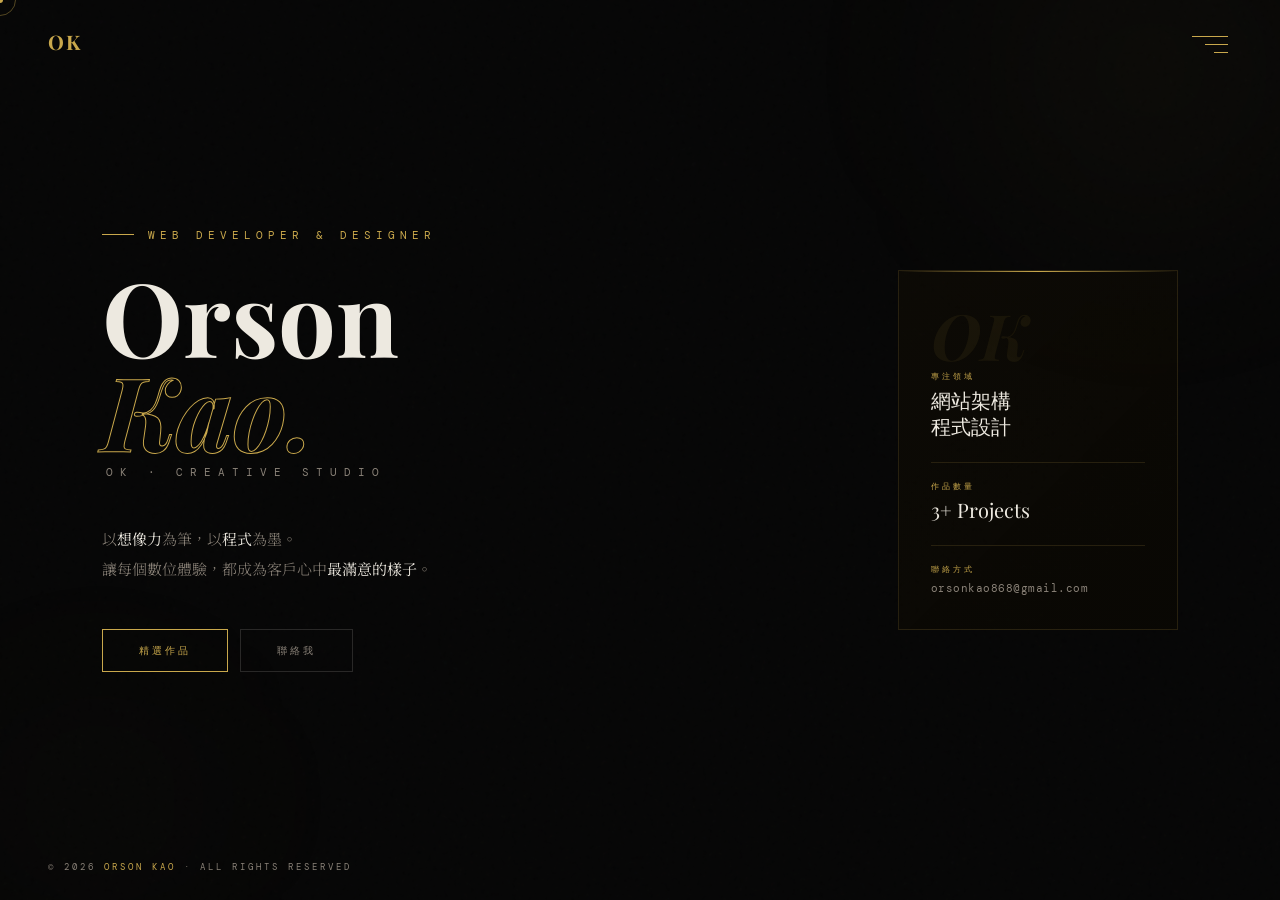
<file: index .html>
<!DOCTYPE html>
<html lang="zh-TW">
<head>
<meta charset="UTF-8">
<meta name="viewport" content="width=device-width, initial-scale=1.0">
<title>OK小站 — Orson Kao</title>
<link rel="preconnect" href="https://fonts.googleapis.com">
<link href="https://fonts.googleapis.com/css2?family=Playfair+Display:ital,wght@0,400;0,700;1,400;1,700&family=Noto+Serif+TC:wght@200;300;400&family=DM+Mono:ital,wght@0,300;0,400;1,300&display=swap" rel="stylesheet">
<style>
/* ================================================
   theme.css — 顏色 / 字體 / 動畫 / 背景
   ================================================ */
*,*::before,*::after{margin:0;padding:0;box-sizing:border-box}
:root{
  --black:#060606;--card:#111111;
  --gold:#c9a84c;--gold-light:#e8c97a;--gold-dim:#6b5520;
  --white:#ede9e0;--white-dim:#8a8278;
  --border:rgba(201,168,76,0.15);--border-bright:rgba(201,168,76,0.45);
}
html,body{height:100%;overflow:hidden;background:var(--black);color:var(--white);font-family:'Noto Serif TC',serif}
.cursor,.cursor-ring{display:none}
@media(pointer:fine){
  body{cursor:none}
  .cursor{display:block;position:fixed;width:6px;height:6px;background:var(--gold);border-radius:50%;pointer-events:none;z-index:9999;transform:translate(-50%,-50%);transition:width .3s,height .3s,opacity .3s}
  .cursor-ring{display:block;position:fixed;width:32px;height:32px;border:1px solid rgba(201,168,76,.4);border-radius:50%;pointer-events:none;z-index:9998;transform:translate(-50%,-50%);transition:width .3s,height .3s}
  .cursor.expand{width:20px;height:20px;opacity:.25}
  .cursor-ring.expand{width:52px;height:52px}
  a,button,.sk,.wk,.stat,.deco-box{cursor:none}
}
.noise{position:fixed;inset:0;background-image:url("data:image/svg+xml,%3Csvg viewBox='0 0 200 200' xmlns='http://www.w3.org/2000/svg'%3E%3Cfilter id='n'%3E%3CfeTurbulence type='fractalNoise' baseFrequency='.85' numOctaves='4' stitchTiles='stitch'/%3E%3C/filter%3E%3Crect width='100%25' height='100%25' filter='url(%23n)' opacity='.035'/%3E%3C/svg%3E");pointer-events:none;z-index:0;opacity:.5}
.glow{position:fixed;border-radius:50%;filter:blur(100px);pointer-events:none;z-index:0}
.glow-a{width:500px;height:500px;background:radial-gradient(circle,rgba(201,168,76,.055),transparent 70%);top:-180px;right:-120px;animation:ga 9s ease-in-out infinite}
.glow-b{width:320px;height:320px;background:radial-gradient(circle,rgba(201,168,76,.035),transparent 70%);bottom:-60px;left:-60px;animation:gb 12s ease-in-out infinite}
.progress{position:fixed;top:0;left:0;height:1px;background:linear-gradient(90deg,var(--gold-dim),var(--gold));z-index:400;transition:width .15s;width:0;pointer-events:none}
.btn-gold{padding:clamp(10px,1.5vh,14px) clamp(20px,3vw,36px);border:1px solid var(--gold);background:transparent;color:var(--gold);font-family:'DM Mono',monospace;font-size:clamp(9px,1.2vw,10px);letter-spacing:3px;text-transform:uppercase;text-decoration:none;transition:all .35s;position:relative;overflow:hidden;display:inline-block}
.btn-gold::before{content:'';position:absolute;inset:0;background:var(--gold);transform:translateX(-101%);transition:transform .35s}
.btn-gold:hover{color:var(--black)}
.btn-gold:hover::before{transform:translateX(0)}
.btn-gold span{position:relative;z-index:1}
.btn-ghost{padding:clamp(10px,1.5vh,14px) clamp(20px,3vw,36px);border:1px solid rgba(237,233,224,.15);background:transparent;color:var(--white-dim);font-family:'DM Mono',monospace;font-size:clamp(9px,1.2vw,10px);letter-spacing:3px;text-transform:uppercase;text-decoration:none;transition:all .35s;display:inline-block}
.btn-ghost:hover{border-color:rgba(237,233,224,.4);color:var(--white)}
@keyframes ga{0%,100%{transform:translate(0,0)}50%{transform:translate(-30px,40px)}}
@keyframes gb{0%,100%{transform:translate(0,0)}50%{transform:translate(40px,-30px)}}
@keyframes fadeIn{from{opacity:0}to{opacity:1}}
@keyframes slideUp{from{opacity:0;transform:translateY(24px)}to{opacity:1;transform:translateY(0)}}
@keyframes slideLeft{from{opacity:0;transform:translateX(32px)}to{opacity:1;transform:translateX(0)}}

/* ================================================
   layout.css — 版面配置
   ================================================ */
.logo{position:fixed;top:28px;left:clamp(20px,5vw,48px);z-index:301;font-family:'Playfair Display',serif;font-size:20px;font-weight:700;color:var(--gold);letter-spacing:2px;text-decoration:none;opacity:0;animation:fadeIn 1.2s .3s forwards}
.menu-btn{position:fixed;top:22px;right:clamp(20px,5vw,48px);z-index:302;width:44px;height:44px;display:flex;flex-direction:column;justify-content:center;align-items:flex-end;gap:7px;background:none;border:none;padding:4px;opacity:0;animation:fadeIn 1.2s .5s forwards}
.menu-line{background:var(--gold);height:1px;transition:all .4s;transform-origin:right center}
.menu-line:nth-child(1){width:100%}
.menu-line:nth-child(2){width:65%}
.menu-line:nth-child(3){width:40%}
.menu-btn.open .menu-line:nth-child(1){transform:rotate(-45deg) translate(0,5.5px);width:100%}
.menu-btn.open .menu-line:nth-child(2){opacity:0;transform:scaleX(0)}
.menu-btn.open .menu-line:nth-child(3){transform:rotate(45deg) translate(0,-5.5px);width:100%}
.drawer{position:fixed;inset:0;z-index:300;background:rgba(6,6,6,.97);backdrop-filter:blur(20px);display:flex;flex-direction:column;padding:clamp(80px,12vh,120px) clamp(24px,8vw,80px) clamp(32px,6vh,60px);transform:translateX(100%);transition:transform .6s cubic-bezier(.76,0,.24,1);overflow-y:auto}
.drawer.open{transform:translateX(0)}
.drawer-nav{display:flex;flex-direction:column;gap:0;margin-bottom:clamp(40px,8vh,80px)}
.drawer-link{font-family:'Playfair Display',serif;font-size:clamp(32px,6vw,56px);font-weight:700;font-style:italic;color:var(--white-dim);text-decoration:none;padding:clamp(10px,2vh,18px) 0;border-bottom:1px solid var(--border);transition:color .3s;display:flex;align-items:center;justify-content:space-between;opacity:0;transform:translateX(24px)}
.drawer-link:hover{color:var(--gold)}
.drawer-link-num{font-family:'DM Mono',monospace;font-size:clamp(10px,1.5vw,13px);letter-spacing:2px;color:var(--gold-dim);font-style:normal;font-weight:400}
.drawer.open .drawer-link{opacity:1;transform:translateX(0)}
.drawer.open .drawer-link:nth-child(1){transition:opacity .4s .10s,transform .4s .10s,color .3s}
.drawer.open .drawer-link:nth-child(2){transition:opacity .4s .17s,transform .4s .17s,color .3s}
.drawer.open .drawer-link:nth-child(3){transition:opacity .4s .24s,transform .4s .24s,color .3s}
.drawer.open .drawer-link:nth-child(4){transition:opacity .4s .31s,transform .4s .31s,color .3s}
.drawer-card{border:1px solid var(--border-bright);padding:clamp(20px,3vw,32px);background:linear-gradient(135deg,rgba(20,16,8,.8),rgba(12,10,4,.9));position:relative;overflow:hidden;max-width:560px;opacity:0;transform:translateY(16px);transition:opacity .4s .4s,transform .4s .4s}
.drawer.open .drawer-card{opacity:1;transform:translateY(0)}
.drawer-card::before{content:'';position:absolute;top:0;left:0;right:0;height:1px;background:linear-gradient(90deg,transparent,var(--gold),transparent)}
.dc-name{font-family:'Playfair Display',serif;font-size:clamp(16px,2.5vw,20px);font-weight:400;font-style:italic;color:var(--white);margin-bottom:3px}
.dc-role{font-family:'DM Mono',monospace;font-size:9px;letter-spacing:3px;color:var(--gold);text-transform:uppercase;margin-bottom:16px}
.dc-div{width:28px;height:1px;background:var(--gold-dim);margin-bottom:16px}
.dc-contact{display:flex;flex-wrap:wrap;gap:8px 32px}
.dc-contact a{font-family:'DM Mono',monospace;font-size:clamp(9px,1.5vw,11px);letter-spacing:.5px;color:var(--white-dim);text-decoration:none;transition:color .3s;display:flex;align-items:center;gap:8px}
.dc-contact a::before{content:'';width:12px;height:1px;background:currentColor;flex-shrink:0}
.dc-contact a:hover{color:var(--gold)}
main{position:fixed;inset:0;z-index:1;display:flex;align-items:center;padding:0 clamp(24px,8vw,10vw);pointer-events:none}
main *{pointer-events:auto}
.hero-left{flex:1;min-width:0;padding-right:clamp(0px,4vw,6vw)}
.hero-eyebrow{font-family:'DM Mono',monospace;font-size:clamp(9px,1.2vw,11px);letter-spacing:5px;color:var(--gold);text-transform:uppercase;margin-bottom:clamp(16px,3vh,28px);display:flex;align-items:center;gap:14px;opacity:0;animation:slideUp .9s .7s forwards}
.hero-eyebrow::before{content:'';width:32px;height:1px;background:var(--gold);flex-shrink:0}
.hero-name{font-family:'Playfair Display',serif;font-size:clamp(42px,8vw,110px);font-weight:700;line-height:.92;color:var(--white);margin-bottom:clamp(4px,1vh,8px);opacity:0;animation:slideUp .9s .9s forwards}
.hero-name em{font-style:italic;color:transparent;-webkit-text-stroke:1px var(--gold);display:block}
.hero-brand{font-family:'DM Mono',monospace;font-size:clamp(9px,1.2vw,11px);letter-spacing:7px;color:var(--white-dim);text-transform:uppercase;margin-bottom:clamp(24px,5vh,48px);margin-left:4px;opacity:0;animation:slideUp .9s 1.1s forwards}
.hero-desc{font-size:clamp(13px,1.5vw,15px);line-height:2;color:var(--white-dim);max-width:min(400px,90vw);margin-bottom:clamp(24px,5vh,52px);font-weight:300;opacity:0;animation:slideUp .9s 1.3s forwards}
.hero-desc strong{color:var(--white);font-weight:400}
.hero-cta{display:flex;gap:12px;flex-wrap:wrap;opacity:0;animation:slideUp .9s 1.5s forwards}
.hero-right{width:clamp(200px,22vw,280px);flex-shrink:0;opacity:0;animation:slideLeft 1s 1.7s forwards}
.deco-box{border:1px solid var(--border);padding:clamp(20px,2.5vw,32px);background:linear-gradient(135deg,rgba(17,13,5,.6),rgba(10,8,3,.8));position:relative}
.deco-box::before{content:'';position:absolute;top:0;left:0;right:0;height:1px;background:linear-gradient(90deg,transparent,var(--gold),transparent)}
.deco-big{font-family:'Playfair Display',serif;font-size:clamp(48px,5vw,72px);font-weight:700;font-style:italic;color:rgba(201,168,76,.07);line-height:1;margin-bottom:4px}
.deco-item{margin-bottom:clamp(16px,2.5vh,24px)}
.deco-item:last-child{margin-bottom:0}
.deco-label{font-family:'DM Mono',monospace;font-size:8px;letter-spacing:3px;color:var(--gold);text-transform:uppercase;margin-bottom:5px}
.deco-val{font-family:'Playfair Display',serif;font-size:clamp(16px,1.8vw,20px);font-weight:400;color:var(--white);line-height:1.3}
.deco-val-sm{font-family:'DM Mono',monospace;font-size:clamp(9px,1vw,11px);color:var(--white-dim);letter-spacing:.5px;line-height:1.5}
.deco-div{width:100%;height:1px;background:var(--border);margin:clamp(12px,2vh,20px) 0}
.footer-sig{position:fixed;bottom:clamp(16px,3vh,28px);left:clamp(20px,5vw,48px);z-index:1;font-family:'DM Mono',monospace;font-size:9px;letter-spacing:3px;color:var(--white-dim);text-transform:uppercase;pointer-events:none;opacity:0;animation:fadeIn 1s 2s forwards}
.footer-sig span{color:var(--gold)}
.inner-page{position:fixed;inset:0;z-index:200;display:flex;background:var(--black);transform:translateY(100%);transition:transform .7s cubic-bezier(.76,0,.24,1)}
.inner-page.open{transform:translateY(0)}
.inner-close{position:fixed;top:clamp(20px,3vh,32px);left:clamp(20px,5vw,48px);z-index:210;font-family:'DM Mono',monospace;font-size:10px;letter-spacing:3px;color:var(--white-dim);text-transform:uppercase;background:rgba(6,6,6,.85);border:1px solid var(--border);padding:10px 16px;transition:all .3s;backdrop-filter:blur(8px)}
.inner-close:hover{color:var(--gold);border-color:var(--border-bright)}
.inner-content{flex:1;overflow-y:auto;min-width:0;padding:clamp(80px,10vh,120px) clamp(24px,6vw,80px) 60px;scroll-behavior:smooth}
.inner-content::-webkit-scrollbar{width:2px}
.inner-content::-webkit-scrollbar-thumb{background:var(--gold-dim)}
.inner-toc{width:200px;flex-shrink:0;padding:clamp(80px,10vh,120px) 0 60px 0;border-left:1px solid var(--border);display:flex;flex-direction:column;position:sticky;top:0;height:100vh;overflow-y:auto}
.toc-item{font-family:'DM Mono',monospace;font-size:9px;letter-spacing:2px;color:var(--white-dim);text-transform:uppercase;text-decoration:none;padding:14px 24px;border-left:2px solid transparent;transition:all .3s;display:block}
.toc-item:hover,.toc-item.active{color:var(--gold);border-left-color:var(--gold)}
.sec{padding-bottom:clamp(60px,10vh,100px);border-bottom:1px solid var(--border);margin-bottom:clamp(60px,10vh,100px)}
.sec:last-child{border-bottom:none;margin-bottom:0}
.sec-tag{font-family:'DM Mono',monospace;font-size:9px;letter-spacing:5px;color:var(--gold);text-transform:uppercase;margin-bottom:14px;display:flex;align-items:center;gap:12px}
.sec-tag::before{content:'';width:20px;height:1px;background:var(--gold)}
.sec-title{font-family:'Playfair Display',serif;font-size:clamp(32px,5vw,64px);font-weight:700;line-height:1;color:var(--white);margin-bottom:clamp(32px,5vh,52px)}
.sec-title em{font-style:italic;color:var(--gold)}
.about-text{font-size:clamp(14px,1.5vw,15px);line-height:2.2;color:var(--white-dim);font-weight:300;margin-bottom:clamp(32px,5vh,52px)}
.about-text p{margin-bottom:20px}
.about-text strong{color:var(--white);font-weight:400}
.stats{display:grid;grid-template-columns:repeat(2,1fr);gap:1px;max-width:480px}
.stat{background:var(--card);border:1px solid var(--border);padding:clamp(20px,3vw,32px) clamp(16px,2.5vw,24px);transition:border-color .3s}
.stat:hover{border-color:var(--border-bright)}
.stat-n{font-family:'Playfair Display',serif;font-size:clamp(36px,5vw,48px);font-weight:700;font-style:italic;color:var(--gold);line-height:1;margin-bottom:6px}
.stat-l{font-family:'DM Mono',monospace;font-size:8px;letter-spacing:2px;color:var(--white-dim);text-transform:uppercase}
.sk-grid{display:grid;grid-template-columns:repeat(auto-fit,minmax(min(240px,100%),1fr));gap:1px}
.sk{background:var(--card);border:1px solid var(--border);padding:clamp(24px,3vw,36px);transition:all .4s;position:relative;overflow:hidden}
.sk::after{content:'';position:absolute;bottom:0;left:0;right:0;height:1px;background:linear-gradient(90deg,transparent,var(--gold),transparent);transform:scaleX(0);transition:transform .4s}
.sk:hover{border-color:var(--border-bright);transform:translateY(-4px)}
.sk:hover::after{transform:scaleX(1)}
.sk-icon{font-size:28px;margin-bottom:16px}
.sk-name{font-family:'Playfair Display',serif;font-size:clamp(18px,2vw,22px);font-weight:400;color:var(--white);margin-bottom:4px}
.sk-en{font-family:'DM Mono',monospace;font-size:8px;letter-spacing:2px;color:var(--gold);text-transform:uppercase;margin-bottom:14px}
.sk-desc{font-size:13px;line-height:1.8;color:var(--white-dim);font-weight:300;margin-bottom:16px}
.sk-tags{display:flex;flex-wrap:wrap;gap:5px}
.sk-tag{font-family:'DM Mono',monospace;font-size:8px;letter-spacing:1px;padding:3px 8px;border:1px solid var(--border);color:var(--white-dim);text-transform:uppercase}
.wk-grid{display:grid;grid-template-columns:repeat(auto-fit,minmax(min(240px,100%),1fr));gap:1px}
.wk{background:var(--card);border:1px solid var(--border);padding:clamp(24px,3vw,36px);transition:all .4s;text-decoration:none;display:block;position:relative;overflow:hidden}
.wk::before{content:'';position:absolute;top:0;left:0;right:0;height:1px;background:linear-gradient(90deg,transparent,var(--gold),transparent);transform:scaleX(0);transition:transform .4s}
.wk:hover{border-color:var(--border-bright);transform:translateY(-4px)}
.wk:hover::before{transform:scaleX(1)}
.wk-n{font-family:'Playfair Display',serif;font-size:clamp(36px,5vw,48px);font-weight:700;font-style:italic;color:rgba(201,168,76,.1);line-height:1;margin-bottom:16px}
.wk-type{font-family:'DM Mono',monospace;font-size:8px;letter-spacing:3px;color:var(--gold);text-transform:uppercase;margin-bottom:8px}
.wk-name{font-family:'Playfair Display',serif;font-size:clamp(18px,2vw,22px);font-weight:400;color:var(--white);margin-bottom:5px;line-height:1.2}
.wk-en{font-size:12px;color:var(--white-dim);margin-bottom:14px;font-weight:300}
.wk-desc{font-size:13px;line-height:1.8;color:var(--white-dim);margin-bottom:16px;font-weight:300}
.wk-link{font-family:'DM Mono',monospace;font-size:9px;letter-spacing:2px;color:var(--gold);text-transform:uppercase;display:flex;align-items:center;gap:6px}
.wk-link::after{content:'→';transition:transform .3s}
.wk:hover .wk-link::after{transform:translateX(5px)}
.ct-sub{font-size:clamp(13px,1.5vw,15px);color:var(--white-dim);max-width:380px;line-height:2;font-weight:300;margin-bottom:clamp(24px,4vh,40px)}
.ct-email{font-family:'Playfair Display',serif;font-size:clamp(18px,3vw,40px);font-weight:400;font-style:italic;color:var(--white);text-decoration:none;border-bottom:1px solid var(--border-bright);padding-bottom:6px;transition:all .3s;display:inline-block;margin-bottom:clamp(24px,4vh,44px)}
.ct-email:hover{color:var(--gold);border-color:var(--gold)}
.ct-links{display:flex;flex-wrap:wrap;gap:16px 28px}
.ct-links a{font-family:'DM Mono',monospace;font-size:10px;letter-spacing:3px;color:var(--white-dim);text-decoration:none;text-transform:uppercase;transition:color .3s;display:flex;align-items:center;gap:8px}
.ct-links a::before{content:'';width:16px;height:1px;background:currentColor;flex-shrink:0}
.ct-links a:hover{color:var(--gold)}

/* ================================================
   mobile.css — 手機響應
   ================================================ */
@media(max-width:900px){
  .hero-right{display:none}
  .inner-toc{display:none}
  .footer-sig{display:none}
}
@media(max-width:640px){
  .logo{left:20px;top:22px;font-size:18px}
  .menu-btn{right:20px;top:18px}
  main{padding:0 24px}
  .hero-left{padding-right:0;width:100%}
  .hero-eyebrow{font-size:9px;letter-spacing:3px;margin-bottom:16px}
  .hero-eyebrow::before{width:20px}
  .hero-name{font-size:clamp(48px,14vw,72px);margin-bottom:4px}
  .hero-brand{font-size:9px;letter-spacing:5px;margin-bottom:20px}
  .hero-desc{font-size:14px;line-height:1.9;margin-bottom:28px}
  .hero-cta{gap:10px}
  .btn-gold,.btn-ghost{font-size:9px;letter-spacing:2px;padding:12px 20px}
  .drawer{padding:80px 24px 40px}
  .drawer-link{font-size:clamp(28px,8vw,44px);padding:12px 0}
  .drawer-card{padding:20px}
  .dc-contact{flex-direction:column;gap:10px}
  .inner-close{top:16px;left:16px;font-size:9px;padding:8px 12px}
  .inner-content{padding:72px 20px 48px}
  .sec-title{font-size:clamp(28px,8vw,44px);margin-bottom:28px}
  .stats{max-width:100%}
  .stat-n{font-size:clamp(32px,8vw,44px)}
  .sk-grid,.wk-grid{grid-template-columns:1fr}
  .ct-email{font-size:clamp(16px,5vw,24px);word-break:break-all}
  .ct-links{flex-direction:column;gap:12px}
}
@media(max-width:480px){
  .hero-name{font-size:clamp(40px,12vw,60px)}
  .drawer-link{font-size:clamp(24px,7vw,36px)}
  .sec-title{font-size:clamp(24px,7vw,36px)}
}
@media(max-height:500px) and (orientation:landscape){
  .hero-name{font-size:clamp(32px,8vh,56px)}
  .hero-desc{display:none}
  .drawer{padding-top:60px}
  .drawer-link{font-size:clamp(22px,5vh,32px);padding:8px 0}
}
</style>
</head>
<body>

<div class="cursor" id="cursor"></div>
<div class="cursor-ring" id="cursor-ring"></div>
<div class="progress" id="progress"></div>
<div class="noise"></div>
<div class="glow glow-a"></div>
<div class="glow glow-b"></div>

<a class="logo" href="#" onclick="return false">OK</a>

<button class="menu-btn" id="menu-btn" onclick="toggleMenu()" aria-label="選單">
  <div class="menu-line"></div>
  <div class="menu-line"></div>
  <div class="menu-line"></div>
</button>

<div class="drawer" id="drawer">
  <nav class="drawer-nav">
    <a class="drawer-link" href="#" onclick="openInner('about');return false">
      關於我 <span class="drawer-link-num">01</span>
    </a>
    <a class="drawer-link" href="#" onclick="openInner('skills');return false">
      專業技能 <span class="drawer-link-num">02</span>
    </a>
    <a class="drawer-link" href="#" onclick="openInner('works');return false">
      精選作品 <span class="drawer-link-num">03</span>
    </a>
    <a class="drawer-link" href="#" onclick="openInner('contact');return false">
      聯絡我 <span class="drawer-link-num">04</span>
    </a>
  </nav>
  <div class="drawer-card">
    <div class="dc-name">Orson Kao</div>
    <div class="dc-role">Web Dev · Designer</div>
    <div class="dc-div"></div>
    <div class="dc-contact">
      <a href="mailto:orsonkao868@gmail.com">orsonkao868@gmail.com</a>
      <a href="https://github.com/orsonkao868" target="_blank">github.com/orsonkao868</a>
      <a href="#">LINE — 即將更新</a>
    </div>
  </div>
</div>

<main>
  <div class="hero-left">
    <div class="hero-eyebrow">Web Developer & Designer</div>
    <h1 class="hero-name">Orson<em>Kao.</em></h1>
    <div class="hero-brand">OK · Creative Studio</div>
    <p class="hero-desc">
      以<strong>想像力</strong>為筆，以<strong>程式</strong>為墨。<br>
      讓每個數位體驗，都成為客戶心中<strong>最滿意的樣子</strong>。
    </p>
    <div class="hero-cta">
      <a href="#" class="btn-gold" onclick="openInner('works');return false"><span>精選作品</span></a>
      <a href="#" class="btn-ghost" onclick="openInner('contact');return false">聯絡我</a>
    </div>
  </div>
  <div class="hero-right">
    <div class="deco-box">
      <div class="deco-big">OK</div>
      <div class="deco-item">
        <div class="deco-label">專注領域</div>
        <div class="deco-val">網站架構<br>程式設計</div>
      </div>
      <div class="deco-div"></div>
      <div class="deco-item">
        <div class="deco-label">作品數量</div>
        <div class="deco-val">3+ Projects</div>
      </div>
      <div class="deco-div"></div>
      <div class="deco-item">
        <div class="deco-label">聯絡方式</div>
        <div class="deco-val-sm">orsonkao868@gmail.com</div>
      </div>
    </div>
  </div>
</main>

<div class="footer-sig">© 2026 <span>Orson Kao</span> · All Rights Reserved</div>

<div class="inner-page" id="inner-page">
  <button class="inner-close" onclick="closeInner()">← 返回</button>
  <div class="inner-content" id="inner-content">

    <div class="sec" id="sec-about">
      <div class="sec-tag">關於我</div>
      <h2 class="sec-title">想像力是<em>最強大</em><br>的工具</h2>
      <div class="about-text">
        <p>我是 <strong>Orson Kao</strong>，一位具備豐富想像力的網站開發者與設計師。我相信每一個網站都是一個故事，每一行程式碼都承載著客戶的夢想。</p>
        <p>從視覺設計到功能實現，我擅長將抽象的創意轉化為<strong>具體的數位體驗</strong>。無論是精緻的互動設計，還是複雜的系統架構，我都能帶給客戶<strong>超乎預期的成果</strong>。</p>
        <p>我的目標很簡單：讓每一位客戶，在看到成品的那一刻，都能感受到<strong>那份恰到好處的滿意</strong>。</p>
      </div>
      <div class="stats">
        <div class="stat"><div class="stat-n">3+</div><div class="stat-l">完整作品</div></div>
        <div class="stat"><div class="stat-n">∞</div><div class="stat-l">創意無限</div></div>
        <div class="stat"><div class="stat-n">100%</div><div class="stat-l">客戶滿意</div></div>
        <div class="stat"><div class="stat-n">24/7</div><div class="stat-l">持續學習</div></div>
      </div>
    </div>

    <div class="sec" id="sec-skills">
      <div class="sec-tag">專業技能</div>
      <h2 class="sec-title">以技術<em>實現</em><br>每個想像</h2>
      <div class="sk-grid">
        <div class="sk">
          <div class="sk-icon">🏗️</div>
          <div class="sk-name">網站架構</div>
          <div class="sk-en">Web Architecture</div>
          <div class="sk-desc">從零開始規劃完整的網站架構，確保每一個環節穩固且具備擴展性。</div>
          <div class="sk-tags"><span class="sk-tag">HTML</span><span class="sk-tag">CSS</span><span class="sk-tag">JavaScript</span><span class="sk-tag">PWA</span></div>
        </div>
        <div class="sk">
          <div class="sk-icon">⚙️</div>
          <div class="sk-name">程式設計</div>
          <div class="sk-en">Programming</div>
          <div class="sk-desc">將複雜的邏輯以優雅的程式碼實現，打造高效能且易於維護的系統。</div>
          <div class="sk-tags"><span class="sk-tag">Python</span><span class="sk-tag">Node.js</span><span class="sk-tag">Express</span><span class="sk-tag">API</span></div>
        </div>
        <div class="sk">
          <div class="sk-icon">✨</div>
          <div class="sk-name">視覺設計</div>
          <div class="sk-en">Visual Design</div>
          <div class="sk-desc">融合美感與功能性，創造令人印象深刻的視覺體驗與互動設計。</div>
          <div class="sk-tags"><span class="sk-tag">UI/UX</span><span class="sk-tag">Animation</span><span class="sk-tag">Canvas</span><span class="sk-tag">SVG</span></div>
        </div>
      </div>
    </div>

    <div class="sec" id="sec-works">
      <div class="sec-tag">精選作品</div>
      <h2 class="sec-title">每個作品<br>都是一次<em>超越</em></h2>
      <div class="wk-grid">
        <a class="wk" href="https://orsonkao868.github.io/danatus/" target="_blank">
          <div class="wk-n">01</div>
          <div class="wk-type">Game · Interactive</div>
          <div class="wk-name">達納特斯遊戲世界</div>
          <div class="wk-en">Danatus Game Universe</div>
          <div class="wk-desc">包含多款網頁遊戲的完整遊戲世界，展現豐富的遊戲設計與互動開發能力。</div>
          <div class="wk-link">查看作品</div>
        </a>
        <a class="wk" href="https://orsonkao868.github.io/justmoneybook/" target="_blank">
          <div class="wk-n">02</div>
          <div class="wk-type">App · PWA</div>
          <div class="wk-name">就是記帳</div>
          <div class="wk-en">JustMoneyBook</div>
          <div class="wk-desc">懶人專屬的超直觀記帳 App，支援雲端同步、多主題色調，可安裝到手機桌面。</div>
          <div class="wk-link">查看作品</div>
        </a>
        <div class="wk">
          <div class="wk-n">03</div>
          <div class="wk-type">App · Travel</div>
          <div class="wk-name">揪揪去</div>
          <div class="wk-en">JojoTrip</div>
          <div class="wk-desc">多人旅遊行程規劃 App，結合 AI 排程、地圖探索、景點投票，開發中。</div>
          <div class="wk-link" style="color:var(--white-dim)">Coming Soon</div>
        </div>
      </div>
    </div>

    <div class="sec" id="sec-contact">
      <div class="sec-tag">聯絡我</div>
      <h2 class="sec-title">讓我們一起<br>創造<em>不凡</em></h2>
      <p class="ct-sub">有任何想法或合作機會？<br>我很樂意聽你說，並一起實現它。</p>
      <div><a href="mailto:orsonkao868@gmail.com" class="ct-email">orsonkao868@gmail.com</a></div>
      <div class="ct-links">
        <a href="https://github.com/orsonkao868" target="_blank">GitHub</a>
        <a href="#">LINE — 即將更新</a>
      </div>
    </div>

  </div>
  <nav class="inner-toc" id="inner-toc">
    <a class="toc-item" href="#" onclick="scrollToSec('about');return false">01 · 關於我</a>
    <a class="toc-item" href="#" onclick="scrollToSec('skills');return false">02 · 專業技能</a>
    <a class="toc-item" href="#" onclick="scrollToSec('works');return false">03 · 精選作品</a>
    <a class="toc-item" href="#" onclick="scrollToSec('contact');return false">04 · 聯絡我</a>
  </nav>
</div>

<script>
/* ================================================
   app.js — 互動邏輯
   ================================================ */

/* 游標 */
const cursor=document.getElementById('cursor');
const ring=document.getElementById('cursor-ring');
if(cursor&&ring){
  let mx=0,my=0,rx=0,ry=0;
  document.addEventListener('mousemove',e=>{
    mx=e.clientX;my=e.clientY;
    cursor.style.left=mx+'px';cursor.style.top=my+'px';
  });
  (function ar(){
    rx+=(mx-rx)*.12;ry+=(my-ry)*.12;
    ring.style.left=rx+'px';ring.style.top=ry+'px';
    requestAnimationFrame(ar);
  })();
  document.querySelectorAll('a,button,.sk,.wk,.stat,.deco-box').forEach(el=>{
    el.addEventListener('mouseenter',()=>{cursor.classList.add('expand');ring.classList.add('expand')});
    el.addEventListener('mouseleave',()=>{cursor.classList.remove('expand');ring.classList.remove('expand')});
  });
}

/* 選單 */
let menuOpen=false;
function toggleMenu(){
  menuOpen=!menuOpen;
  document.getElementById('menu-btn').classList.toggle('open',menuOpen);
  document.getElementById('drawer').classList.toggle('open',menuOpen);
}
document.addEventListener('click',e=>{
  const d=document.getElementById('drawer');
  const b=document.getElementById('menu-btn');
  if(menuOpen&&!d.contains(e.target)&&!b.contains(e.target)) toggleMenu();
});

/* 內頁 */
let innerOpen=false;
function openInner(sec){
  innerOpen=true;
  document.getElementById('inner-page').classList.add('open');
  if(menuOpen) toggleMenu();
  setTimeout(()=>scrollToSec(sec),80);
}
function closeInner(){
  innerOpen=false;
  document.getElementById('inner-page').classList.remove('open');
}

/* 章節滾動 + 目錄高亮 */
const SECS=['about','skills','works','contact'];
function scrollToSec(id){
  const el=document.getElementById('sec-'+id);
  const content=document.getElementById('inner-content');
  if(el&&content) content.scrollTo({top:el.offsetTop-80,behavior:'smooth'});
  updateToc(id);
}
function updateToc(activeId){
  document.querySelectorAll('.toc-item').forEach(a=>{
    const m=a.getAttribute('onclick')?.match(/'([^']+)'/);
    a.classList.toggle('active',m&&m[1]===activeId);
  });
}
const ic=document.getElementById('inner-content');
if(ic){
  ic.addEventListener('scroll',()=>{
    const max=ic.scrollHeight-ic.clientHeight;
    document.getElementById('progress').style.width=(ic.scrollTop/max*100)+'%';
    let cur='about';
    SECS.forEach(id=>{
      const el=document.getElementById('sec-'+id);
      if(el&&ic.scrollTop>=el.offsetTop-200) cur=id;
    });
    updateToc(cur);
  });
}

/* ESC 關閉 */
document.addEventListener('keydown',e=>{
  if(e.key==='Escape'){
    if(innerOpen) closeInner();
    else if(menuOpen) toggleMenu();
  }
});
</script>
</body>
</html>
</file>
